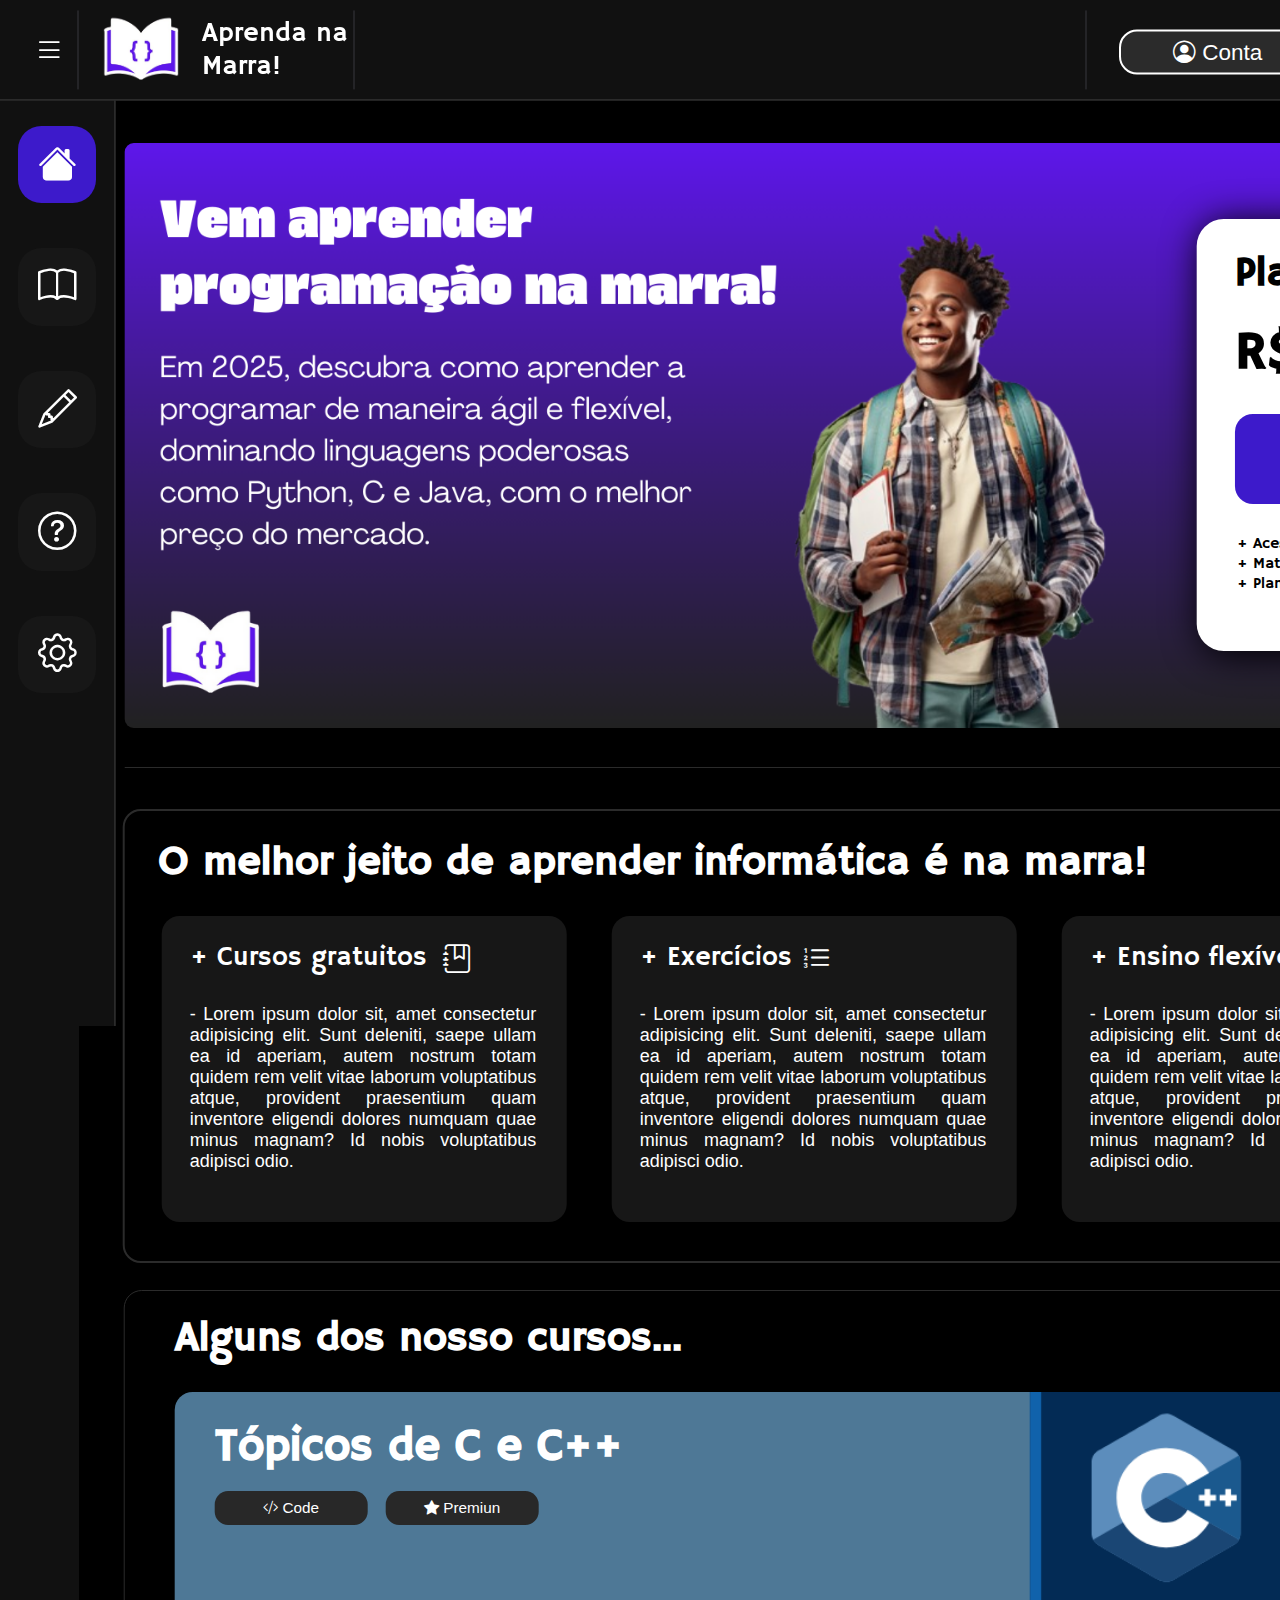
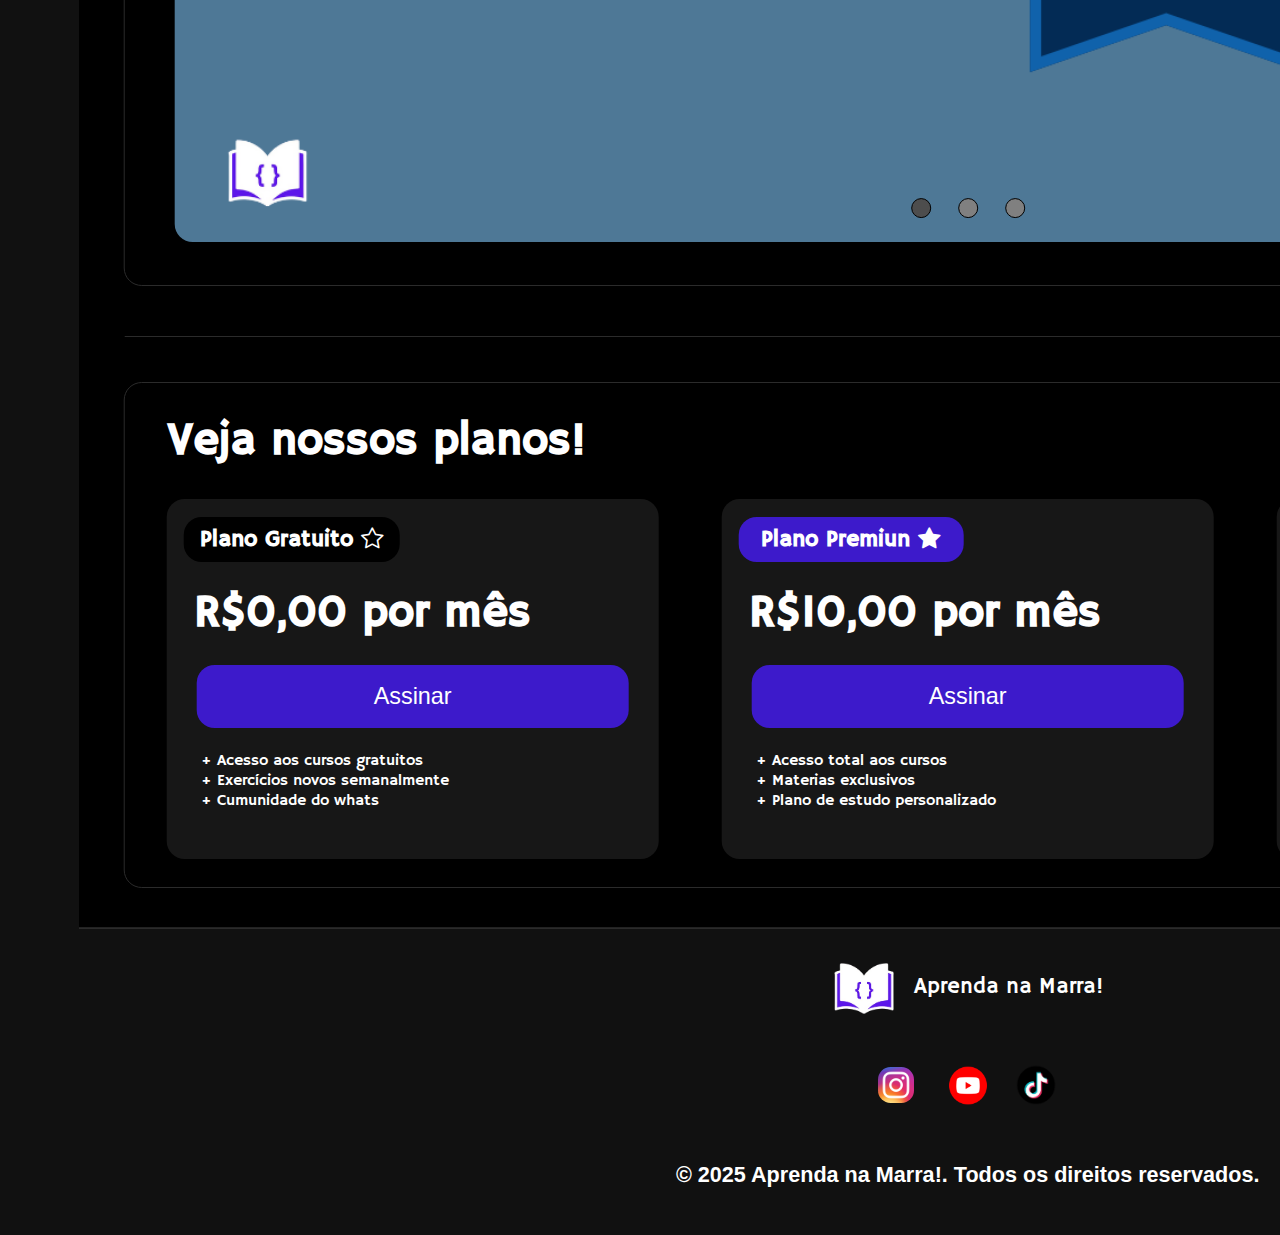
<file: index.html>
<!DOCTYPE html>
<html lang="pt-br">
<head>
    <meta charset="UTF-8">
    <meta name="viewport" content="width=device-width, initial-scale=1.0">
    <title>Aprenda na Marra! - Início</title>
    <link rel="stylesheet" href="style.css">
    <link rel="icon" href="Icon HTML.png">
    <link rel="stylesheet" href="https://cdn.jsdelivr.net/npm/bootstrap-icons@1.10.5/font/bootstrap-icons.css">
</head>
<body  id="BodyInício">
    <div id="MenuHorizontal">
        <div id="DivIconmenu" onclick="ApreFechaMenu()"><i class="bi bi-list" id="IconMenu"></i></div>
        <div id="Linha_1"><hr class="Linhas"></div>
        <a href="#">
            <div id="Logo">
                <img src="Icon HTML.png" alt="Imagem da logo" id="Img_Logo">
                <p id="Texto_da_Logo">Aprenda na Marra!</p>
            </div>
        </a>
        <div id="Linha_2"><hr class="Linhas"></div>
        <div id="Linha_3"><hr class="Linhas"></div>
        <div id="BtnContaDiv">
            <button id="BtnConta"><i class="bi bi-person-circle"></i> Conta</button>
        </div>
    </div>
    <div id="MenuVertical">
        <a href="#"><span class="BtnMenuve AtivoMenVer" title="Início"><i class="bi bi-house-fill IconsMenuver"></i><p class="TXTMenuVer">Início</p></span></a>
        <a href="Cursos.html"><span class="BtnMenuve" title="Cursos"><i class="bi bi-book IconsMenuver"></i><p class="TXTMenuVer">Cursos</p></span></a>
        <a href="Exercícios.html"><span class="BtnMenuve" title="Exercícios"><i class="bi bi-pencil IconsMenuver"></i><p class="TXTMenuVer">Exercícios</p></span></a>
        <a href="Sobre.html"><span class="BtnMenuve" title="Sobre"><i class="bi bi-question-circle IconsMenuver"></i><p class="TXTMenuVer">Sobre</p></span></a>
        <a href="Configurações.html"><span class="BtnMenuve" title="Configurações"><i class="bi bi-gear IconsMenuver"></i><p class="TXTMenuVer">Configurações</p></span></a>
    </div>
    <div id="ConteudoPrinInício"  class="ConteudoPrinJS">
        <div id="BaseImg">
            <div id="ComeçarLogin">
                <h3>Plano Premiun <i class="bi bi-star-fill"></i></h3>
                <h1>R$10,00 por mês</h1>
                <button>Assine agora!</button>
                <p>
                    + Acesso total aos cursos <br>
                    + Materias exclusivos <br>
                    + Plano de estudo personalizado
                </p>
            </div>
        </div>
        <div id="LinhaConPriIN"></div>
        <div id="Ddiv">
            <h2>O melhor jeito de aprender informática é na marra!</h2>
            <div id="Ki">
                <div class="l">
                    <h4>+ Cursos gratuitos <i class="bi bi-journal-bookmark p"></i></h4>
                    <p>- Lorem ipsum dolor sit, amet consectetur adipisicing elit. Sunt deleniti, saepe ullam ea id aperiam, autem nostrum totam quidem rem velit vitae laborum voluptatibus atque, provident praesentium quam inventore eligendi dolores numquam quae minus magnam? Id nobis voluptatibus adipisci odio.</p>
                </div>
                <div class="l">
                    <h4>+ Exercícios <i class="bi bi-list-ol p"></i></h4>
                    <p>- Lorem ipsum dolor sit, amet consectetur adipisicing elit. Sunt deleniti, saepe ullam ea id aperiam, autem nostrum totam quidem rem velit vitae laborum voluptatibus atque, provident praesentium quam inventore eligendi dolores numquam quae minus magnam? Id nobis voluptatibus adipisci odio.</p>
                </div>
                <div class="l">
                    <h4>+ Ensino flexível <i class="bi bi-award p"></i></h4>
                    <p>- Lorem ipsum dolor sit, amet consectetur adipisicing elit. Sunt deleniti, saepe ullam ea id aperiam, autem nostrum totam quidem rem velit vitae laborum voluptatibus atque, provident praesentium quam inventore eligendi dolores numquam quae minus magnam? Id nobis voluptatibus adipisci odio.</p>
                </div>
            </div>
            <img src="RobôIMG.webp" alt="Robô" id="IMh">
        </div>
        <div id="AlgunsCursos">
            <h2>Alguns dos nosso cursos... </h2>
                <div id="ImgCursos">
                    <h3 id="o">Tópicos de C e C++</h3>
                    <div class="CarateristicasDivMenu">
                        <div class="Carateristicas"><p class="TxtCar"><i class="bi bi-code-slash"></i> Code</p></div>
                        <div class="Carateristicas"><p class="TxtCar"><i class="bi bi-star-fill"></i> Premiun</p></div>
                    </div>
                    <div id="Btnsdiv">
                        <div class="btnsd atv"></div>
                        <div class="btnsd"></div>
                        <div class="btnsd"></div>
                    </div>
                </div>
        </div>
        <div id="LinhaConPriIN3"></div>
        <div id="Planos">
            <h2>Veja nossos planos!</h2>
            <div id="MenuDivs">
                <div class="Pnal" id="PlanoGra">
                    <h3>Plano Gratuito <i class="bi bi-star"></i></h3>
                    <div class="Valor">  
                        <h2>R$0,00 por mês</h2>
                    </div>
                    <button class="Asssianr">Assinar</button>
                    <div id="Vantagens">
                        <p>+ Acesso aos cursos gratuitos</p>
                        <p>+ Exercícios novos semanalmente</p>
                        <p>+ Cumunidade do whats</p>
                    </div>
                </div>
                <div class="Pnal" id="PlanPrr">
                    <h3>Plano Premiun <i class="bi bi-star-fill"></i></h3>
                    <div class="Valor">  
                        <h2>R$10,00 por mês</h2>
                    </div>
                    <button class="Asssianr">Assinar</button>
                    <div id="Vantagens">
                        <p>+ Acesso total aos cursos</p>
                        <p>+ Materias exclusivos</p>
                        <p>+ Plano de estudo personalizado</p>
                    </div>
                </div>
                <div class="Pnal" id="PlanPlsi">
                    <h3>Plano Premiun Plus <i class="bi bi-stars"></i></h3>
                    <div class="Valor">  
                        <h2>R$15,00 por mês</h2>
                    </div>
                    <div id="Vantagens">
                        <p>+ Monitor</p>
                        <p>+ Servidor no Discord</p>
                        <p>+ Antencipação de novos materiais</p>
                    </div>
                    <button class="Asssianr">Assinar</button>
                </div>
            </div>
        </div>
    </div>
    <div id="Rodapéf" class="Rodapé">
        <div id="LogoRodapé">
            <img src="Icon HTML.png" alt="Imagem da logo" id="Img_LogoRod">
            <p id="Texto_da_LogoRod">Aprenda na Marra!</p>
        </div>
        <div id="RedesSociais">
            <div class="Icons">
                <a href="https://www.instagram.com" target="_blank" rel="noopener noreferrer">
                    <img src="Logo Insta.webp" alt="Instagram">
                </a>
            </div>
            <div>
                <a href="https://www.youtube.com/@AprendaNaMarraBR" target="_blank" rel="noopener noreferrer">
                    <img src="Logo You.webp" alt="Youtube" id="IconsYou">
                </a>
            </div>
            <div>
                <a href="https://www.tiktok.com/@aprendanamarrainfo" target="_blank" rel="noopener noreferrer">
                    <img src="Logo Tkt.png" alt="Tiktok" id="IconsTkt">
                </a>
            </div>
        </div>
        <div id="TextCop">
            <p>&copy; 2025 Aprenda na Marra!. Todos os direitos reservados.</p>
        </div>
    <script src="script.js"></script>
</body>
</html>
</file>
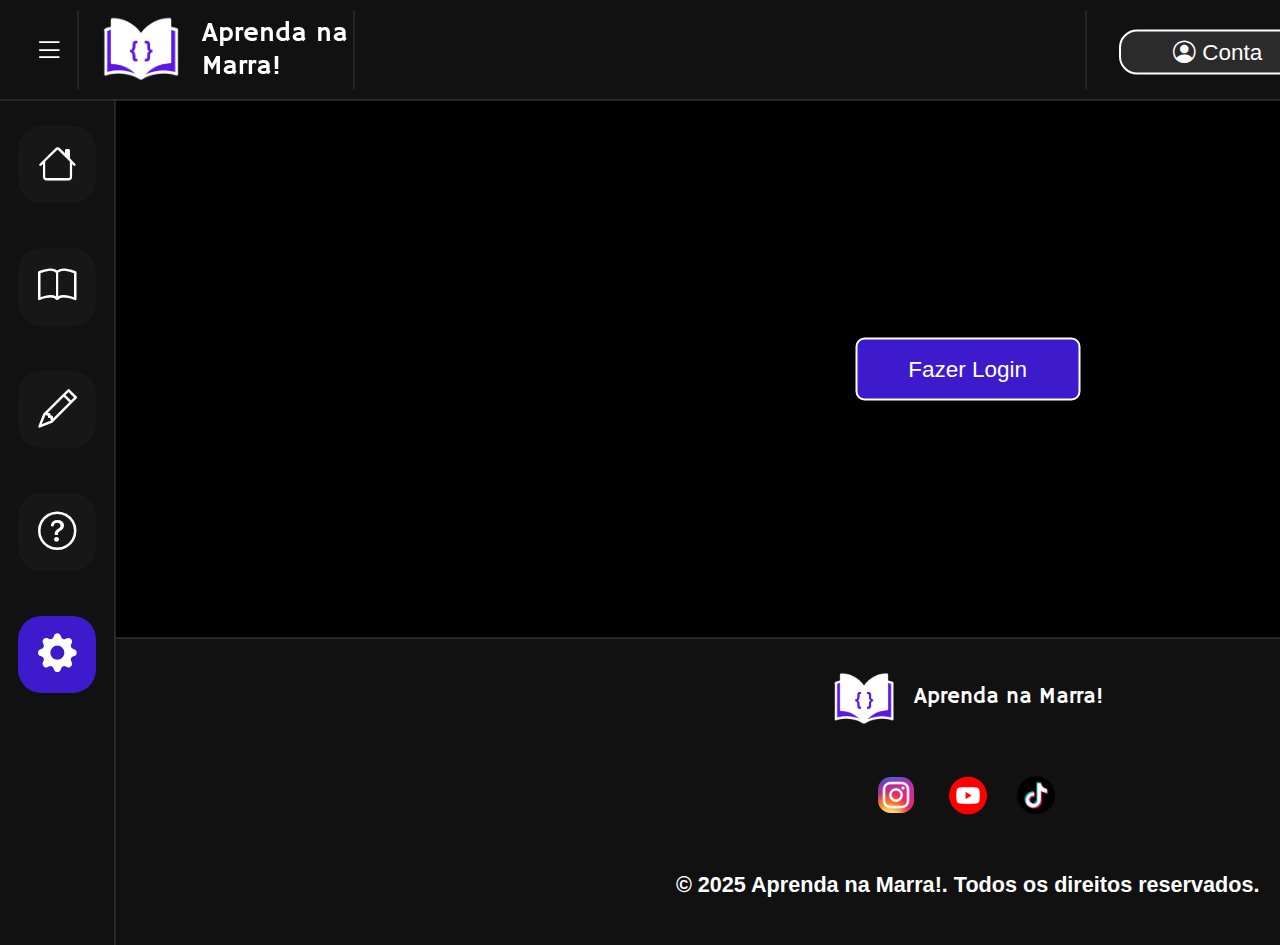
<file: Configurações.html>
<!DOCTYPE html>
<html lang="pt-br">
<head>
    <meta charset="UTF-8">
    <meta name="viewport" content="width=device-width, initial-scale=1.0">
    <title>Aprenda na Marra! - Sobre</title>
    <link rel="stylesheet" href="style.css">
    <link rel="icon" href="Icon HTML.png">
    <link rel="stylesheet" href="https://cdn.jsdelivr.net/npm/bootstrap-icons@1.10.5/font/bootstrap-icons.css">
</head>
<body id="Bodycon">
    <div id="MenuHorizontal">
        <div id="DivIconmenu" onclick="ApreFechaMenu()"><i class="bi bi-list" id="IconMenu"></i></div>
        <div id="Linha_1"><hr class="Linhas"></div>
        <a href="#">
            <div id="Logo">
                <img src="Icon HTML.png" alt="Imagem da logo" id="Img_Logo">
                <p id="Texto_da_Logo">Aprenda na Marra!</p>
            </div>
        </a>
        <div id="Linha_2"><hr class="Linhas"></div>
        <div id="Linha_3"><hr class="Linhas"></div>
        <div id="BtnContaDiv">
            <button id="BtnConta"><i class="bi bi-person-circle"></i> Conta</button>
        </div>
    </div>
    <div id="MenuVertical">
        <a href="index.html"><span class="BtnMenuve" title="Início"><i class="bi bi-house IconsMenuver"></i><p class="TXTMenuVer">Início</p></span></a>
        <a href="Cursos.html"><span class="BtnMenuve" title="Cursos"><i class="bi bi-book IconsMenuver"></i><p class="TXTMenuVer">Cursos</p></span></a>
        <a href="Exercícios.html"><span class="BtnMenuve" title="Exercícios"><i class="bi bi-pencil IconsMenuver"></i><p class="TXTMenuVer">Exercícios</p></span></a>
        <a href="Sobre.html"><span class="BtnMenuve" title="Sobre"><i class="bi bi-question-circle IconsMenuver"></i><p class="TXTMenuVer">Sobre</p></span></a>
        <a href="#"><span class="BtnMenuve AtivoMenVer" title="Configurações"><i class="bi bi-gear-fill IconsMenuver"></i><p class="TXTMenuVer">Configurações</p></span></a>
    </div>
    <div id="ConteudoPrinCon" class="ConteudoPrinJS">
        <button id="t">Fazer Login</button>
    </div>
    <div class="Rodapé" id="Rodapéd">
        <div id="LogoRodapé">
            <img src="Icon HTML.png" alt="Imagem da logo" id="Img_LogoRod">
            <p id="Texto_da_LogoRod">Aprenda na Marra!</p>
        </div>
        <div id="RedesSociais">
            <div class="Icons">
                <a href="https://www.instagram.com" target="_blank" rel="noopener noreferrer">
                    <img src="Logo Insta.webp" alt="Instagram">
                </a>
            </div>
            <div>
                <a href="https://www.youtube.com/@AprendaNaMarraBR" target="_blank" rel="noopener noreferrer">
                    <img src="Logo You.webp" alt="Youtube" id="IconsYou">
                </a>
            </div>
            <div>
                <a href="https://www.tiktok.com/@aprendanamarrainfo" target="_blank" rel="noopener noreferrer">
                    <img src="Logo Tkt.png" alt="Tiktok" id="IconsTkt">
                </a>
            </div>
        </div>
        <div id="TextCop">
            <p>&copy; 2025 Aprenda na Marra!. Todos os direitos reservados.</p>
        </div>
    </div>
    <script src="script.js"></script>
</body>
</html>
</file>
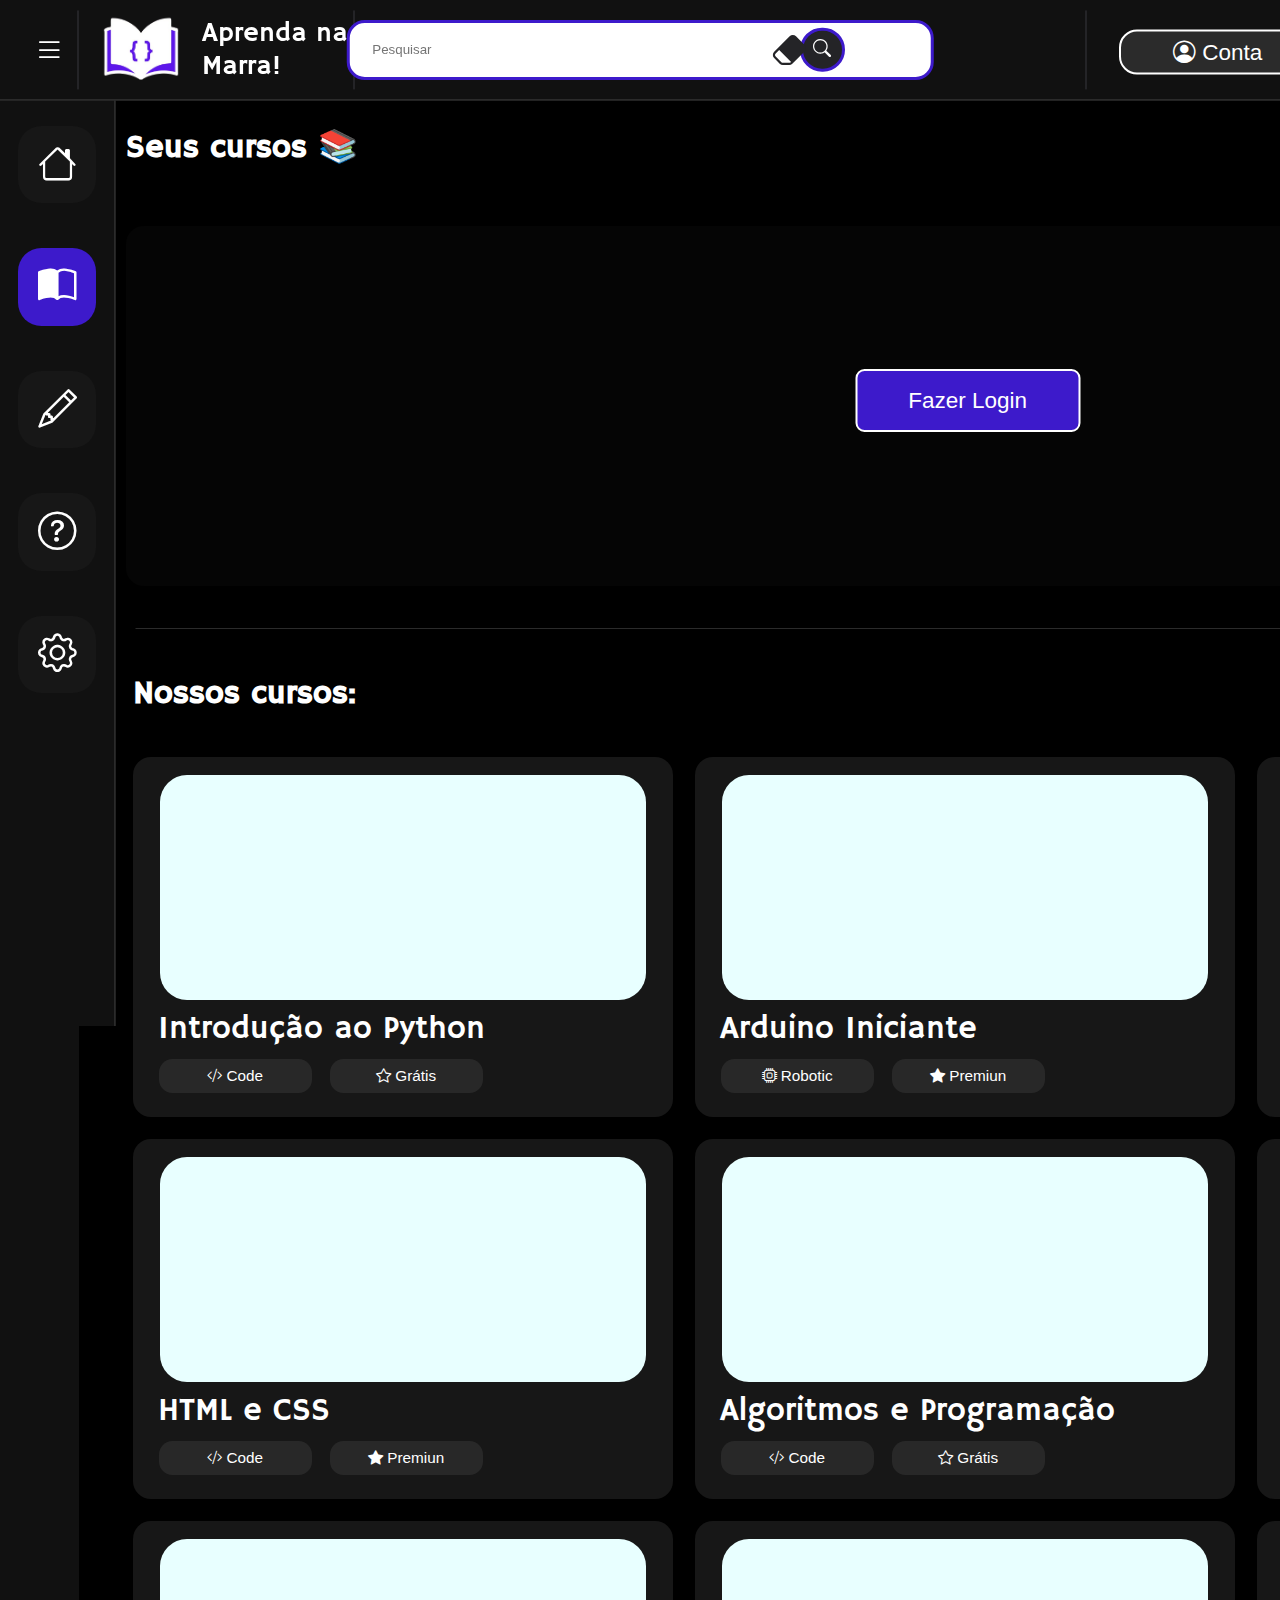
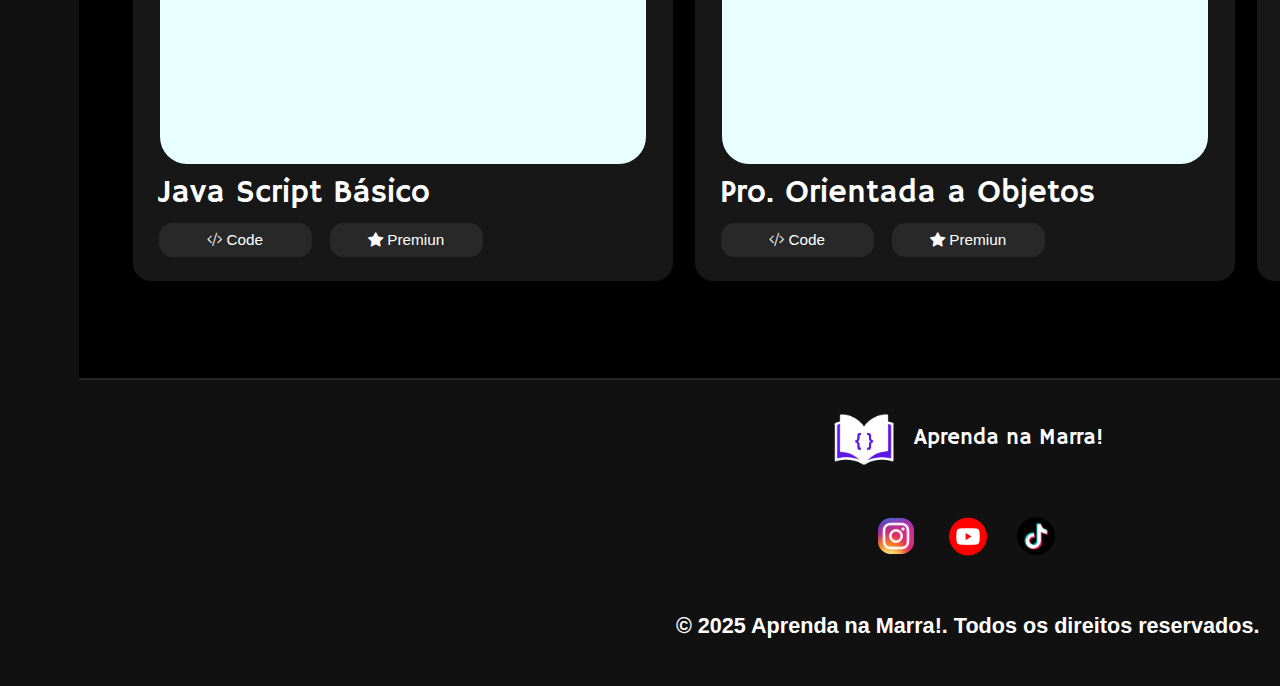
<file: Cursos.html>
<!DOCTYPE html>
<html lang="pt-br">
<head>
    <meta charset="UTF-8">
    <meta name="viewport" content="width=device-width, initial-scale=1.0">
    <title>Aprenda na Marra! - Cursos</title>
    <link rel="stylesheet" href="style.css">
    <link rel="icon" href="Icon HTML.png">
    <link rel="stylesheet" href="https://cdn.jsdelivr.net/npm/bootstrap-icons@1.10.5/font/bootstrap-icons.css">
</head>
<body id="BodyCursos">
    <div id="MenuHorizontal">
        <div id="DivIconmenu" onclick="ApreFechaMenu()"><i class="bi bi-list" id="IconMenu"></i></div>
        <div id="Linha_1"><hr class="Linhas"></div>
        <a href="#">
            <div id="Logo">
                <img src="Icon HTML.png" alt="Imagem da logo" id="Img_Logo">
                <p id="Texto_da_Logo">Aprenda na Marra!</p>
            </div>
        </a>
        <div id="Linha_2"><hr class="Linhas"></div>
        <div id="BarradePesquisa">
            <input type="text" placeholder="Pesquisar" id="InputPes">
            <div id="IconedePesquisaDiv"><i class="bi bi-search" id="IconedePesquia"></i></div>
            <div id="IconedeApagarPesquisaDiv"><i class="bi bi-eraser-fill" id="IconedeApagarPesquisa" title="Apagar texto" onclick="ApagarTextoPes()"></i></div>     
        </div>
        <div id="Linha_3"><hr class="Linhas"></div>
        <div id="BtnContaDiv">
            <button id="BtnConta"><i class="bi bi-person-circle"></i> Conta</button>
        </div>
    </div>
    <div id="MenuVertical">
        <a href="index.html"><span class="BtnMenuve" title="Início"><i class="bi bi-house IconsMenuver"></i><p class="TXTMenuVer">Início</p></span></a>
        <a href="#"><span class="BtnMenuve AtivoMenVer" title="Cursos"><i class="bi bi-book-half IconsMenuver"></i><p class="TXTMenuVer">Cursos</p></span></a>
        <a href="Exercícios.html"><span class="BtnMenuve" title="Exercícios"><i class="bi bi-pencil IconsMenuver"></i><p class="TXTMenuVer">Exercícios</p></span></a>
        <a href="Sobre.html"><span class="BtnMenuve" title="Sobre"><i class="bi bi-question-circle IconsMenuver"></i><p class="TXTMenuVer">Sobre</p></span></a>
        <a href="Configurações.html"><span class="BtnMenuve" title="Configurações"><i class="bi bi-gear IconsMenuver"></i><p class="TXTMenuVer">Configurações</p></span></a>
    </div>
    <div id="ConteudoPrinCur" class="ConteudoPrinJS">
        <button id="FazerLogin">Fazer Login</button>
        <div id="ContinueVendoDiv">
            <h1 id="TextoContinueVendo">Seus cursos 📚</h1>
            <div class="Pre" id="ContinueVendo"></div>
        </div>
        <div id="LinhaHor"></div>
        <div id="TodosCursos">
            <h1 id="TodosCursosText">Nossos cursos:</h1>
            <div id="OrgCursos">
                <div class="ApresentaçãodoCurso  Geral">
                    <div class="ImgIMP"></div>
                    <p class="TxtApresentaçãoCurso">Introdução ao Python</p>
                    <div class="CarateristicasDiv">
                        <div class="Carateristicas"><p class="TxtCar"><i class="bi bi-code-slash"></i> Code</p></div>
                        <div class="Carateristicas"><p class="TxtCar"><i class="bi bi-star"></i> Grátis</p></div>
                    </div>
                </div>
                <div class="ApresentaçãodoCurso Geral">
                    <div class="ImgIMP"></div>
                    <p class="TxtApresentaçãoCurso">Arduino Iniciante</p>
                    <div class="CarateristicasDiv">
                        <div class="Carateristicas"><p class="TxtCar"><i class="bi bi-cpu"></i> Robotic</p></div>
                        <div class="Carateristicas"><p class="TxtCar"><i class="bi bi-star-fill"></i> Premiun</p></div>
                    </div>
                </div>
                <div class="ApresentaçãodoCurso Geral">
                    <div class="ImgIMP"></div>
                    <p class="TxtApresentaçãoCurso">Liguagem Java</p>
                    <div class="CarateristicasDiv">
                        <div class="Carateristicas"><p class="TxtCar"><i class="bi bi-code-slash"></i> Code</p></div>
                        <div class="Carateristicas"><p class="TxtCar"><i class="bi bi-star-fill"></i> Premiun</p></div>
                    </div>
                </div>
                <div class="ApresentaçãodoCurso Geral">
                    <div class="ImgIMP"></div>
                    <p class="TxtApresentaçãoCurso">HTML e CSS</p>
                    <div class="CarateristicasDiv">
                        <div class="Carateristicas"><p class="TxtCar"><i class="bi bi-code-slash"></i> Code</p></div>
                        <div class="Carateristicas"><p class="TxtCar"><i class="bi bi-star-fill"></i> Premiun</p></div>
                    </div>
                </div>
                <div class="ApresentaçãodoCurso Geral">
                    <div class="ImgIMP"></div>
                    <p class="TxtApresentaçãoCurso Geral">Algoritmos e Programação</p>
                    <div class="CarateristicasDiv">
                        <div class="Carateristicas"><p class="TxtCar"><i class="bi bi-code-slash"></i> Code</p></div>
                        <div class="Carateristicas"><p class="TxtCar"><i class="bi bi-star"></i> Grátis</p></div>
                    </div>
                </div>
                <div class="ApresentaçãodoCurso Geral">
                    <div class="ImgIMP"></div>
                    <p class="TxtApresentaçãoCurso">SQL Avançado</p>
                    <div class="CarateristicasDiv">
                        <div class="Carateristicas"><p class="TxtCar"><i class="bi bi-code-slash"></i> Code</p></div>
                        <div class="Carateristicas"><p class="TxtCar"><i class="bi bi-star-fill"></i> Premiun</p></div>
                    </div>
                </div>
                <div class="ApresentaçãodoCurso Geral">
                    <div class="ImgIMP"></div>
                    <p class="TxtApresentaçãoCurso">Java Script Básico</p>
                    <div class="CarateristicasDiv">
                        <div class="Carateristicas"><p class="TxtCar"><i class="bi bi-code-slash"></i> Code</p></div>
                        <div class="Carateristicas"><p class="TxtCar"><i class="bi bi-star-fill"></i> Premiun</p></div>
                    </div>
                </div>
                <div class="ApresentaçãodoCurso Geral">
                    <div class="ImgIMP"></div>
                    <p class="TxtApresentaçãoCurso">Pro. Orientada a Objetos</p>
                    <div class="CarateristicasDiv">
                        <div class="Carateristicas"><p class="TxtCar"><i class="bi bi-code-slash"></i> Code</p></div>
                        <div class="Carateristicas"><p class="TxtCar"><i class="bi bi-star-fill"></i> Premiun</p></div>
                    </div>
                </div>
                <div class="ApresentaçãodoCurso Geral">
                    <div class="ImgIMP"></div>
                <p class="TxtApresentaçãoCurso">Tópicos de C e C++</p>
                <div class="CarateristicasDiv">
                    <div class="Carateristicas"><p class="TxtCar"><i class="bi bi-code-slash"></i> Code</p></div>
                    <div class="Carateristicas"><p class="TxtCar"><i class="bi bi-star-fill"></i> Premiun</p></div>
                </div>
            </div>
            </div>
        </div>
    </div>
    <div id="Rodapét" class="Rodapé">
        <div id="LogoRodapé">
            <img src="Icon HTML.png" alt="Imagem da logo" id="Img_LogoRod">
            <p id="Texto_da_LogoRod">Aprenda na Marra!</p>
        </div>
        <div id="RedesSociais">
            <div class="Icons">
                <a href="https://www.instagram.com" target="_blank" rel="noopener noreferrer">
                    <img src="Logo Insta.webp" alt="Instagram">
                </a>
            </div>
            <div>
                <a href="https://www.youtube.com/@AprendaNaMarraBR" target="_blank" rel="noopener noreferrer">
                    <img src="Logo You.webp" alt="Youtube" id="IconsYou">
                </a>
            </div>
            <div>
                <a href="https://www.tiktok.com/@aprendanamarrainfo" target="_blank" rel="noopener noreferrer">
                    <img src="Logo Tkt.png" alt="Tiktok" id="IconsTkt">
                </a>
            </div>
        </div>
        <div id="TextCop">
            <p>&copy; 2025 Aprenda na Marra!. Todos os direitos reservados.</p>
        </div>
    </div>
    <script src="script.js"></script>
</body>
</html>
</file>
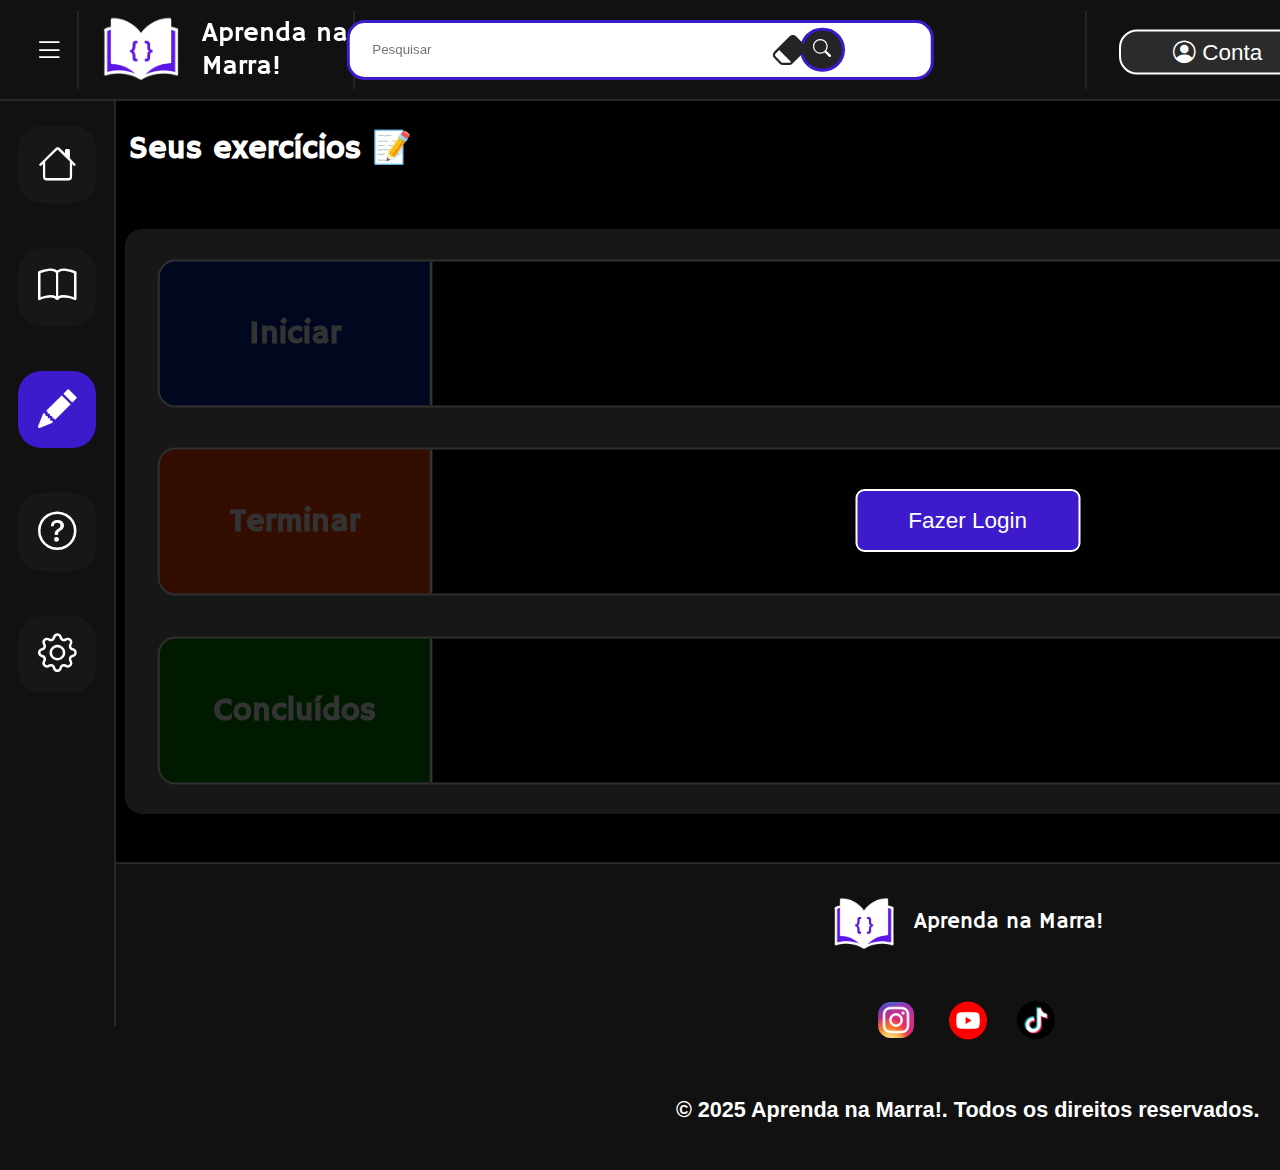
<file: Exercícios.html>
<!DOCTYPE html>
<html lang="pt-br">
<head>
    <meta charset="UTF-8">
    <meta name="viewport" content="width=device-width, initial-scale=1.0">
    <title>Aprenda na Marra! - Exercícios</title>
    <link rel="stylesheet" href="style.css">
    <link rel="icon" href="Icon HTML.png">
    <link rel="stylesheet" href="https://cdn.jsdelivr.net/npm/bootstrap-icons@1.10.5/font/bootstrap-icons.css">
</head>
<body id="BodyExet">
    <div id="MenuHorizontal">
        <div id="DivIconmenu" onclick="ApreFechaMenu()"><i class="bi bi-list" id="IconMenu"></i></div>
        <div id="Linha_1"><hr class="Linhas"></div>
        <a href="#">
            <div id="Logo">
                <img src="Icon HTML.png" alt="Imagem da logo" id="Img_Logo">
                <p id="Texto_da_Logo">Aprenda na Marra!</p>
            </div>
        </a>
        <div id="Linha_2"><hr class="Linhas"></div>
        <div id="BarradePesquisa">
            <input type="text" placeholder="Pesquisar" id="InputPes">
            <div id="IconedePesquisaDiv"><i class="bi bi-search" id="IconedePesquia"></i></div>
            <div id="IconedeApagarPesquisaDiv"><i class="bi bi-eraser-fill" id="IconedeApagarPesquisa" title="Apagar texto" onclick="ApagarTextoPes()"></i></div>     
        </div>
        <div id="Linha_3"><hr class="Linhas"></div>
        <div id="BtnContaDiv">
            <button id="BtnConta"><i class="bi bi-person-circle"></i> Conta</button>
        </div>
    </div>
    <div id="MenuVertical">
        <a href="index.html"><span class="BtnMenuve" title="Início"><i class="bi bi-house IconsMenuver"></i><p class="TXTMenuVer">Início</p></span></a>
        <a href="Cursos.html"><span class="BtnMenuve" title="Cursos"><i class="bi bi-book IconsMenuver"></i><p class="TXTMenuVer">Cursos</p></span></a>
        <a href="#"><span class="BtnMenuve AtivoMenVer" title="Exercícios"><i class="bi bi-pencil-fill IconsMenuver"></i><p class="TXTMenuVer">Exercícios</p></span></a>
        <a href="Sobre.html"><span class="BtnMenuve" title="Sobre"><i class="bi bi-question-circle IconsMenuver"></i><p class="TXTMenuVer">Sobre</p></span></a>
        <a href="Configurações.html"><span class="BtnMenuve" title="Configurações"><i class="bi bi-gear IconsMenuver"></i><p class="TXTMenuVer">Configurações</p></span></a>
    </div>
    <div id="ConteudoPrinExer" class="ConteudoPrinJS">
        <button id="FazerLogin_Exe">Fazer Login</button>
        <h1 id="Tys">Seus exercícios 📝</h1>
        <div id="SeusEXe">
            <div id="SituaçãoAtvDiv">
                <div class="AtvCont"><div class="SituaçãoAtv" style="background-color: rgb(0, 36, 154);"><h3>Iniciar</h3></div><div class="AtiDiv"></div></div>
                <div class="AtvCont"><div class="SituaçãoAtv" style="background-color: orangered;"><h3>Terminar</h3></div><div class="AtiDiv"></div></div>
                <div class="AtvCont"><div class="SituaçãoAtv" style="background-color: green;"><h3>Concluídos</h3></div><div class="AtiDiv"></div></div>
            </div>
        </div>
    </div>
    <div class="Rodapé" id="Rodapék">
        <div id="LogoRodapé">
            <img src="Icon HTML.png" alt="Imagem da logo" id="Img_LogoRod">
            <p id="Texto_da_LogoRod">Aprenda na Marra!</p>
        </div>
        <div id="RedesSociais">
            <div class="Icons">
                <a href="https://www.instagram.com" target="_blank" rel="noopener noreferrer">
                    <img src="Logo Insta.webp" alt="Instagram">
                </a>
            </div>
            <div>
                <a href="https://www.youtube.com/@AprendaNaMarraBR" target="_blank" rel="noopener noreferrer">
                    <img src="Logo You.webp" alt="Youtube" id="IconsYou">
                </a>
            </div>
            <div>
                <a href="https://www.tiktok.com/@aprendanamarrainfo" target="_blank" rel="noopener noreferrer">
                    <img src="Logo Tkt.png" alt="Tiktok" id="IconsTkt">
                </a>
            </div>
        </div>
        <div id="TextCop">
            <p>&copy; 2025 Aprenda na Marra!. Todos os direitos reservados.</p>
        </div>
    </div>
    <script src="script.js"></script>
</body>
</html>
</file>
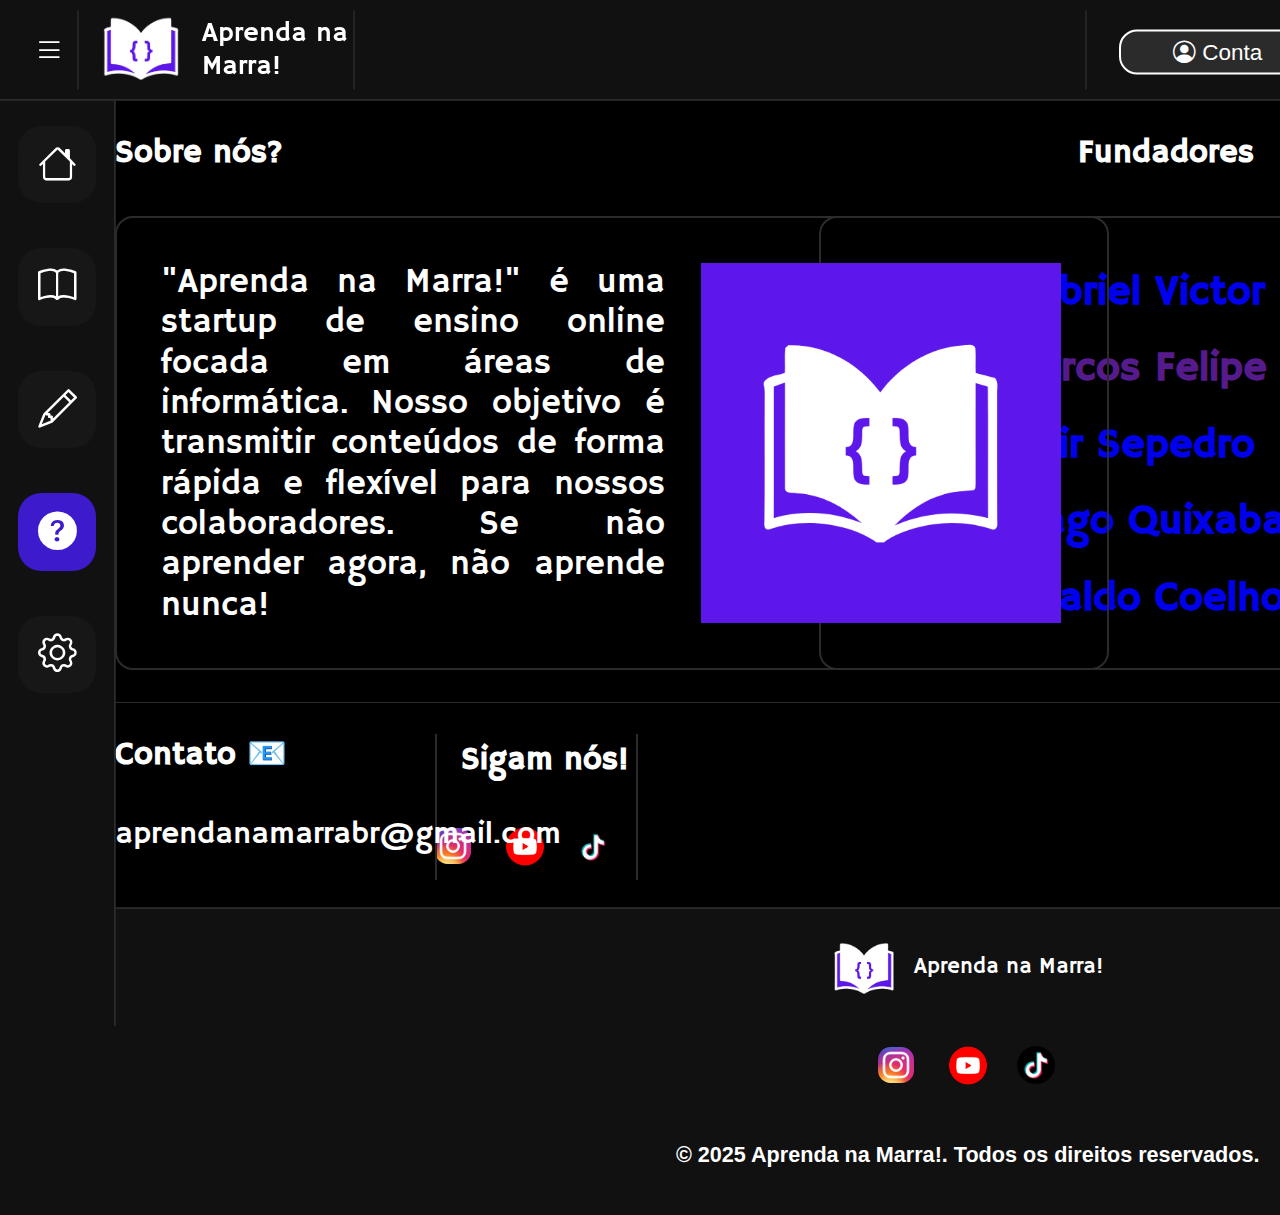
<file: Sobre.html>
<!DOCTYPE html>
<html lang="pt-br">
<head>
    <meta charset="UTF-8">
    <meta name="viewport" content="width=device-width, initial-scale=1.0">
    <title>Aprenda na Marra! - Sobre</title>
    <link rel="stylesheet" href="style.css">
    <link rel="icon" href="Icon HTML.png">
    <link rel="stylesheet" href="https://cdn.jsdelivr.net/npm/bootstrap-icons@1.10.5/font/bootstrap-icons.css">
</head>
<body id="BodySore">
    <div id="RedesSociaisdfw">
        <div class="Icons">
            <a href="https://www.instagram.com" target="_blank" rel="noopener noreferrer">
                <img src="Logo Insta.webp" alt="Instagram">
            </a>
        </div>
        <div>
            <a href="https://www.youtube.com/@AprendaNaMarraBR" target="_blank" rel="noopener noreferrer">
                <img src="Logo You.webp" alt="Youtube" id="IconsYou">
            </a>
        </div>
        <div>
            <a href="https://www.tiktok.com/@aprendanamarrainfo" target="_blank" rel="noopener noreferrer">
                <img src="Logo Tkt.png" alt="Tiktok" id="IconsTkt">
            </a>
        </div>
    </div>
    <hr id="Linhaf">
    <hr id="Linhaç">
    <div id="Linahsobr"></div>
    <h1 id="Titulod">Sobre nós?</h1>
    <h1 id="Autistas">Fundadores</h1>
    <h1 id="Cont">Contato 📧</h1>
    <h1 id="SSig">Sigam nós!</h1>
    <p id="email">aprendanamarrabr@gmail.com</p>
    <div id="Autista">
        <a href="https://instagram.com/gabrielv13_/"><h2 id="Vereador">Gabriel Victor</h2></a>
        <a href=""><h2 id="Autista1">Marcos Felipe</h2></a>
        <a href="https://www.instagram.com/abeulinha1/"><h2 id="Homo">Jair Sepedro</h2></a>
        <a href="https://www.instagram.com/thiago_quixaba78/"><h2 id="Autistta2">Thiago Quixaba</h2></a>
        <a href="https://www.instagram.com/ronaldorodrigues6619/"><h2 id="Cr7">Ronaldo Coelho</h2></a>
    </div>
    <div id="SObren"><div id="txt"><p>"Aprenda na Marra!" é uma startup de ensino online focada em áreas de informática.
        Nosso objetivo é transmitir conteúdos de forma rápida e flexível para nossos colaboradores.
        Se não aprender agora, não aprende nunca!</p></div><img src="logo oficial.png" alt="Logo Oficial" id="ImgLogoOi"></div>
    <div id="MenuHorizontal">
        <div id="DivIconmenu" onclick="ApreFechaMenu()"><i class="bi bi-list" id="IconMenu"></i></div>
        <div id="Linha_1"><hr class="Linhas"></div>
        <a href="#">
            <div id="Logo">
                <img src="Icon HTML.png" alt="Imagem da logo" id="Img_Logo">
                <p id="Texto_da_Logo">Aprenda na Marra!</p>
            </div>
        </a>
        <div id="Linha_2"><hr class="Linhas"></div>
        <div id="Linha_3"><hr class="Linhas"></div>
        <div id="BtnContaDiv">
            <button id="BtnConta"><i class="bi bi-person-circle"></i> Conta</button>
        </div>
    </div>
    <div id="MenuVertical">
        <a href="index.html"><span class="BtnMenuve" title="Início"><i class="bi bi-house IconsMenuver"></i><p class="TXTMenuVer">Início</p></span></a>
        <a href="Cursos.html"><span class="BtnMenuve" title="Cursos"><i class="bi bi-book IconsMenuver"></i><p class="TXTMenuVer">Cursos</p></span></a>
        <a href="Exercícios.html"><span class="BtnMenuve" title="Exercícios"><i class="bi bi-pencil IconsMenuver"></i><p class="TXTMenuVer">Exercícios</p></span></a>
        <a href="#"><span class="BtnMenuve AtivoMenVer" title="Sobre"><i class="bi bi-question-circle-fill IconsMenuver"></i><p class="TXTMenuVer">Sobre</p></span></a>
        <a href="Configurações.html"><span class="BtnMenuve" title="Configurações"><i class="bi bi-gear IconsMenuver"></i><p class="TXTMenuVer">Configurações</p></span></a>
    </div>
    <div id="ConteudoPrinSObre"  class="ConteudoPrinJS">
        
    </div>
    <div class="Rodapé" id="Rodapép">
        <div id="LogoRodapé">
            <img src="Icon HTML.png" alt="Imagem da logo" id="Img_LogoRod">
            <p id="Texto_da_LogoRod">Aprenda na Marra!</p>
        </div>
        <div id="RedesSociais">
            <div class="Icons">
                <a href="https://www.instagram.com" target="_blank" rel="noopener noreferrer">
                    <img src="Logo Insta.webp" alt="Instagram">
                </a>
            </div>
            <div>
                <a href="https://www.youtube.com/@AprendaNaMarraBR" target="_blank" rel="noopener noreferrer">
                    <img src="Logo You.webp" alt="Youtube" id="IconsYou">
                </a>
            </div>
            <div>
                <a href="https://www.tiktok.com/@aprendanamarrainfo" target="_blank" rel="noopener noreferrer">
                    <img src="Logo Tkt.png" alt="Tiktok" id="IconsTkt">
                </a>
            </div>
        </div>
        <div id="TextCop">
            <p>&copy; 2025 Aprenda na Marra!. Todos os direitos reservados.</p>
        </div>
    </div>
    <script src="script.js"></script>
</body>
</html>
</file>
<file: style.css>
/* ------ Elementos gerais ------*/
/*-------------------------------*/

/* ------ Body ------ */

body{
    background-color: rgb(17, 17, 17);
    font-family: 'HammersmithOne';
    user-select: none;
    -webkit-user-select: none; 
    -ms-user-select: none;
}

*{
    margin: 0;
    padding: 0;
}

@font-face {
    font-family: 'HammersmithOne';
    src: url('HammersmithOne-Regular.ttf') format('truetype');
    font-weight: normal;
}

/* ------ Menu Horizontal ------ */

#MenuHorizontal{
    width: 100%;
    height: 11vh;
    background-color: rgb(17, 17, 17);
    box-shadow:  0 0.2vh rgb(43, 43, 43);
    position: sticky;
    top: 0;
    z-index: 4;
}

#Logo{
    display: flex;
    flex-direction: row;
    background-color: transparent;
    width: 37vh;
    height: 8vh;
    position: absolute;
    top: 50%;
    left: 8%;
    transform: translate(0,-50%);
}

#Img_Logo{
    height: 7.4vh;
    -webkit-user-drag: none;
}

#Texto_da_Logo{
    color: white;
    font-size: 3vh;
    position: absolute;
    top: 50%;
    left: 30%;
    transform: translate(0,-50%);
}

.Linhas{
    height: 8.8vh;
    width: 0.2vh;
    background-color: rgb(36, 36, 39);
    border: 0;
}

#Linha_1{
    position: absolute;
    left: 6%;
    top: 50%;
    transform: translate(0,-50%);
}

#DivIconmenu{
    width: 7.5vh;
    height: 7.5vh;
    background-color: transparent;
    position: absolute;
    left: 1.2%;
    top: 50%;
    transform: translate(0,-50%);
    border-radius: 30px;
    transition: 0.35 ease-out;
}

#DivIconmenu:hover{
    background-color: rgb(43, 43, 43);
}

#IconMenu{
    font-size: 30px;
    color: white;
    position: absolute;
    left: 50%;
    top: 55%;
    transform: translate(-50%,-50%);
}

#Linha_2{
    position: absolute;
    left: 27.6%;
    top: 50%;
    transform: translate(0,-50%);
}

#InputPes{
    position: absolute;
    left: 50%;
    top: 50%;
    transform: translate(-50%,-50%);
    height: 3vh;
    width: 50vh;
    padding: 1.5vh;
    border-radius: 2vh;
    border: 0.36vh solid rgb(61, 26, 203);
    padding-left: 2.5vh;
    background-color:white;
    color: rgb(61, 26, 203);
    padding-right: 12vh;
}

#IconedePesquisaDiv{
    background-color: rgb(36, 36, 39);
    width: 4.3vh;
    height: 4.3vh;
    border-radius: 3vh;
    color: white;
    border: 0.4vh solid rgb(61, 26, 203);
    cursor: pointer;
}

#BarradePesquisa{
    display: flex;
    flex-direction: row;
}

#IconedePesquia{
    font-size: 2vh;
    position: absolute;
    left: 50%;
    top: 50%;
    transform: translate(-50%,-50%);
}

#IconedePesquisaDiv{
    position: absolute;
    left: 62.5%;
    top: 50%;
    transform: translate(0,-50%);
}

#IconedeApagarPesquisaDiv{
    position: absolute;
    left: 60.2%;
    top: 53%;
    transform: translate(0,-50%);
}

#IconedeApagarPesquisa{
    color: rgb(36, 36, 39);
    font-size: 4vh;
    cursor: pointer;
}

#BtnContaDiv{
    position: absolute;
    left: 87.4%;
    top: 53%;
    transform: translate(0,-50%);
}

#BtnConta{
    width: 22vh;
    height: 5vh;
    font-size: 2.5vh;
    background-color:  rgb(43, 43, 43);
    color: white;
    border: white 0.3vh solid;
    border-radius: 2vh;
    cursor: pointer;
    transition: 0.2s ease;
}

#BtnConta:hover{
    background-color:rgb(61, 26, 203);
}

#Linha_3{
    position: absolute;
    left: 84.8%;
    top: 50%;
    transform: translate(0,-50%);
}

/* ------ Menu Vertical ------ */

#MenuVertical{
    position: fixed;
    width: 12.7vh;
    height: 100%;
    background-color: rgb(17, 17, 17);
    z-index: 2;
    box-shadow: 0.2vh 0 rgb(43, 43, 43);
    display: flex;
    flex-direction: column;
    align-items: center;
    gap: 5vh;
    padding-top: 3vh;
    transition: width 0.3s linear;
}

.TXTMenuVer{
    display: none;
    font-size: 3vh;
    color: white;
    padding-left: 3vh;
    padding-top: 0.4vh;
}

.BtnMenuve{
    width: 8.6vh;
    height: 8.6vh;
    background-color: rgb(23, 23, 23);
    text-align: center;
    border-radius: 2.6vh;
    cursor: pointer;
    display: flex;
    flex-direction: column;
    transition: all 0.3s ease;
} 

#MenuVertical a{
    text-decoration: none;
}

.IconsMenuver{
    color: white;
    font-size: 4.3vh;
    padding-top: 1.9vh;
}

.AtivoMenVer{
    background-color: rgb(61, 26, 203);
}

/* ------ Rodapé ------ */

.Rodapé{
    width: 197.4vh;
    height: 34vh;
    background-color: transparent;
    box-shadow:  0 -0.2vh rgb(43, 43, 43);
}

#LogoRodapé{
    display: flex;
    flex-direction: row;
    background-color: transparent;
    width: 30vh;
    height: 6vh;
    position: absolute;
    top: 10%;
    left:50%;
    transform: translate(-50%);
}

#Img_LogoRod{
    -webkit-user-drag: none;
}

#RedesSociais{
    display: flex;
    flex-direction: row;
    position: absolute;
    left: 50%;
    top: 45%;
    transform: translate(-50%);
    background-color: transparent;
    width: 20vh;
}

.Icons img{
    width: 4vh;
    height: 4vh;
    border-radius: 1.4vh;
    cursor: pointer;
}

#IconsYou{
    width: 7vh;
    height: 7vh;
    border-radius: 0;
    position: absolute;
    left: 50%;
    transform: translate(-50%);
    top: -30%;
    cursor: pointer;
}

#Texto_da_LogoRod{
    color: white;
    font-size: 2.4vh;
    position: absolute;
    top: 50%;
    left: 30%;
    transform: translate(0,-50%);
}

#TxtRodapé{
    color: white;
    font-family: Arial, Helvetica, sans-serif;
    background-color: transparent;
    text-align: justify;
    width: 50vh;
    height: 12Vh;
    font-size: 2.2vh;
    position: absolute;
    top: 37%;
    left: 11%;
}

#TextCop{
    color: white;
    font-family: Arial, Helvetica, sans-serif;
    background-color: transparent;
    position: absolute;
    top: 76%;
    left: 50%;
    transform: translate(-50%);
    font-size: 2.4vh;
    font-weight: bold;
}

.LinhaRod{
    height: 31vh;
    width: 0.2vh;
    background-color: rgb(36, 36, 39);
    border: 0;
}

#LinhaRod_1{
    position: absolute;
    left: 8%;
    top: 53%;
    transform: translate(0,-50%);
}

#Links{
    position: absolute;
    top: 16%;
    left: 56%;
    transform: translate(-50%);
    background-color: transparent;
    color: white;
    width: 40vh;
    height: 30vh;
    text-align: left;
    font-family: Arial, Helvetica, sans-serif;
}

#Links h1{
    color: white;
    padding-bottom: 3vh;
    font-size: 3vh;
}

#Links ul{
    list-style-type: none;
}

#Links li{
    padding-bottom: 1vh;
}

#Links a{
    padding-left: 1vh;
}

#LinhaRod_2{
    position: absolute;
    left: 40%;
    top: 53%;
    transform: translate(0,-50%);
}

#ContatoRedesSociais{
    position: absolute;
    left: 67%;
    top: 16%;
    font-family: Arial, Helvetica, sans-serif;
    color: white;
}

#ContatoRedesSociais h3{
    font-size: 3vh;
    padding-bottom: 2vh;
}

#ContatoRedesSociais p{
    padding-bottom: 2vh;
    font-size: 2.1vh;
    user-select:text;
    -webkit-user-select: text; 
    -ms-user-select: text;
}

#LinhaRod_3{
    position: absolute;
    left: 60.5%;
    top: 53%;
    transform: translate(0,-50%);
}

#LinhaRod_4{
    position: absolute;
    left: 92%;
    top: 53%;
    transform: translate(0,-50%);
}

#LinhaRod_5{
    position: absolute;
    left: 4%;
    top: 53%;
    transform: translate(0,-50%);
}

#LinhaRod_6{
    position: absolute;
    left: 96%;
    top: 53%;
    transform: translate(0,-50%);
}

/* ------ Cursos ------*/
/*---------------------*/

/* ------ Body ------ */

#BodyCursos{
    background-color: rgb(17, 17, 17);
    height: 240vh;
    font-family: 'HammersmithOne';
    user-select: none;
    -webkit-user-select: none; 
    -ms-user-select: none;
}

/* ------ Conteúdo principal ------ */

#ContinueVendoDiv{
    width: 70vh;
    height: 50vh;
    background-color: transparent;
    position: absolute;
    top: 1.3%;
    left: 2.6%;
    color: white;
    display: flex;
    flex-direction: column;
}

.ApresentaçãodoCurso{
    width: 60vh;
    height: 40vh;
    background-color: rgb(23, 23, 23); 
    border-radius: 2vh;
    position: relative;
    display: flex;
    flex-direction: column;
    cursor: pointer;
    transition: 0.2s;
}

.Geral:hover{
    background-color: rgb(61, 26, 203); 
    transition: 0.2s;
}

#FazerLogin {
    position: absolute;
    top: 12.5%;
    left: 50%;
    transform: translate(-50%);
    width: 25vh;
    height: 7vh;
    font-size: 2.5vh;
    background-color: rgb(61, 26, 203);
    color: white;
    border: white 0.3vh solid;
    border-radius: 1vh;
    cursor: pointer;
    transition: 0.2s ease;
    filter: none;
    z-index: 2;
}

#FazerLogin_Exe{
    position: absolute;
    top: 51%;
    left: 50%;
    transform: translate(-50%);
    width: 25vh;
    height: 7vh;
    font-size: 2.5vh;
    background-color: rgb(61, 26, 203);
    color: white;
    border: white 0.3vh solid;
    border-radius: 1vh;
    cursor: pointer;
    transition: 0.2s ease;
    filter: none;
    z-index: 2;
}

#ContinueVendo{
    position: absolute;
    top: 22%;
    left: 0%;
}

#LinhaHor{
    width: 185vh;
    height: 0.1vh;
    border: 0;
    background-color: rgb(43, 43, 43);
    position: absolute;
    top: 24.5%;
    left: 50%;
    transform: translate(-50%);
}

#ConteudoPrinCur{
    background-color: black;
    width: 197.4vh;
    height: 240vh;
    position: absolute;
    left: 6.2%; 
}

#TodosCursos{
    width: 185vh;
    height: 120vh;
    background-color:transparent;
    position: absolute;
    top: 26.6%;
    left: 3%;
    color: white;
    display: flex;
    flex-direction: column;
}

#OrgCursos{
    padding-top: 4.8vh;
    background-color:transparent;
    display: flex; 
    flex-wrap: wrap; 
    width: 185vh;
    height: 90vh;
    gap: 2.45vh;
}

.ImgIMP{
    width: 54vh;
    height: 25vh;
    border-radius: 3vh;
    background-color: rgb(232, 255, 255);
    position: absolute;
    transform: translate(-50%);
    left: 50%;
    top: 5%;
}

.TxtApresentaçãoCurso{
    font-size: 3.6vh;
    position: absolute;
    left: 4.7%;
    top: 70%;
}

.Carateristicas{
    width: 17vh;
    height: 3.8vh;
    background-color: rgb(40, 40, 40);
    border-radius: 1.5vh;
    font-size: 1.7vh;
    text-align: center;
    position: relative;
    font-family: Arial, Helvetica, sans-serif;
    display: flex;
    flex-direction: row;
}

.TxtCar{
    position: absolute;
    top: 50%;
    left: 50%;
    transform: translate(-50%,-50%);
}

.CarateristicasDiv{
    display: flex;
    flex-direction: row;
    gap: 2vh;
    position: absolute;
    top: 84%;
    left: 4.8%;
}

.Pre{
    width: 187.4vh;
    height: 40vh;
    cursor:auto;
    filter: brightness(0.2);
    background-color: rgb(23, 23, 23); 
    border-radius: 2vh;
    overflow-x: scroll; 
    scrollbar-width: thin; 
    scrollbar-color: rgb(100, 100, 100) rgb(20, 20, 20);
}

#Rodapét{
    position: absolute;
    top: 220%;
    left: 6.2%;
    background-color: rgb(17, 17, 17);
}

/* ------ Início ------*/
/*---------------------*/

#BaseImg {
    width: 187.4vh; 
    height: 65vh; 
    background-color: transparent; 
    position: absolute;
    left: 50%;
    transform: translateX(-50%);
    top: 1.8%;
    border-radius: 1vh;
    background-image: url("Banner Inicio.png");
    background-size: cover; 
    background-position: center; 
    background-repeat: no-repeat; 
}


#BodyInício{
    height: 280vh;
}

#ConteudoPrinInício{
    background-color:rgb(0, 0, 0);
    width: 197.4vh;
    height: 270vh;
    position: absolute;
    left: 6.2%; 
}

#ConteudoPrinCon{
    background-color:rgb(0, 0, 0);
    width: 197.4vh;
    height: 60vh;
    position: absolute;
    left: 6.2%; 
}

#Bodycon{
    height: 60vh;
}

#LinhaConPriIN{
    width: 187.4vh;
    height: 0.1vh;
    background-color: rgb(43, 43, 43);
    position: absolute;
    top: 27.5%;
    left: 50%;
    transform: translate(-50%);
}

#LinhaConPriIN3{
    width: 187.4vh;
    height: 0.1vh;
    background-color: rgb(43, 43, 43);
    position: absolute;
    top: 75.6%;
    left: 50%;
    transform: translate(-50%);
}

#ComeçarLogin{
    width: 60vh;
    height: 48vh;
    background-color: rgb(255, 255, 255);
    position: absolute;
    left: 63.6%;
    top: 50%;
    transform: translate(0,-50%);
    border-radius: 3vh;
    box-shadow: 0.4vh 0.4vh 4vh;
    display: flex;
    flex-direction: column;
}

#ComeçarLogin h3{
    font-size: 4.5vh;
    position: absolute;
    left: 7%;
    top: 7%;
}

#ComeçarLogin i{
    font-size: 3vh;
}

#ComeçarLogin h1{
    font-size: 6vh;
    position: absolute;
    left: 7%;
    top: 23%;
}

#ComeçarLogin button{
    position: absolute;
    transform: translate(-50%);
    left: 50%;
    top: 45%;
    width: 51.5vh;
    height: 10vh;
    border-radius: 2vh;
    border: 0;
    background-color: rgb(61, 26, 203);
    font-size: 3vh;
    color: white;
    cursor: pointer;
}

#ComeçarLogin p{
    position: absolute;
    left: 7.4%;
    top: 72.8%;
}

#Ddiv{
    position: absolute;
    transform: translate(-50%);
    left: 50%;
    top: 29.2%;
    width: 187.4vh; 
    height: 50vh; 
    border-radius: 2vh;
    border: 0.3vh solid rgb(43, 43, 43);
    background-color: transparent;
    font-size: 3vh;
    color: white;
}

#Ddiv h2{
    position: absolute;
    top: 6%;
    left: 2%;
}

.l{
    width: 45vh;
    height: 34vh;
    background-color: rgb(23, 23, 23);
    border-radius: 2vh;
    position: relative;
}

#Ki{
    display:flex;
    flex-direction: row;
    gap: 5vh;
    position: absolute;
    top: 23.5%;
    left: 2.2%;
}

#IMh{
    width: 35vh;
    position: absolute;
    left: 80.8%;
    top: 20%;
}

#Ddiv h4{
    position: absolute;
    top: 8%;
    left: 7%;
    font-weight: normal;
}

.p{
    font-size: 3.2vh;
    position: absolute;
    top: 9%;
    left: 107%;
}

#Ddiv p{
    font-size: 2vh;
    background-color: transparent;
    font-family: Arial;
    width: 38.5vh;
    height: 20vh;
    position: absolute;
    top: 28.5%;
    left: 7%;
    text-align: justify;
}

#AlgunsCursos{
    position: absolute;
    transform: translate(-50%);
    left: 50%;
    top:  49%;
    width: 187.4vh; 
    height: 66vh; 
    border-radius: 2vh;
    border: 0.2vh solid rgb(43, 43, 43);
    background-color: transparent;
    font-size: 3vh;
    color: white;
}

#Rodapéf{
    width: 197.4vh;
    height: 34vh;
    position: absolute;
    left: 6.2%; 
    top: 281%;
    background-color: transparent;
    box-shadow:  0 -0.2vh rgb(43, 43, 43);
}

#Rodapék{
    width: 197.4vh;
    height: 34vh;
    position: absolute;
    left: 6.2%; 
    top: 281%;
    background-color: transparent;
    box-shadow:  0 -0.2vh rgb(43, 43, 43);
}

#Rodapéd{
    width: 197.4vh;
    height: 34vh;
    position: absolute;
    left: 6.2%; 
    top: 71%;
    background-color: transparent;
    box-shadow:  0 -0.2vh rgb(43, 43, 43);
}

#k{
    position: absolute;
    top: 30%;
    left: 50%;
    transform: translate(-50%,-50%);
}

#Rodapép{
    width: 197.4vh;
    height: 34vh;
    position: absolute;
    left: 6.2%; 
    top: 101%;
    background-color: transparent;
    box-shadow:  0 -0.2vh rgb(43, 43, 43);
}

#BodySore{
    height: 90vh;
}

#Titulod{
    color: white;
    position: absolute;
    left: 9%;
    top: 14.8%;
    z-index: 2;
}

#Linahsobr{
    width: 186vh;
    height: 0.1vh;
    background-color: rgb(43, 43, 43);
    position: absolute;
    top: 78%;
    left: 9%;
    z-index: 2;
}

#Cont{
    color: white;
    position: absolute;
    top: 81.6%;
    left: 9%;
    z-index: 2;
}

#SSig{
    color: white;
    position: absolute;
    top: 82.2%;
    left: 36%;
    z-index: 2;
} 

#RedesSociaisdfw{
    display: flex;
    flex-direction: row;
    position: absolute;
    left: 41%;
    top: 92%;
    transform: translate(-50%);
    background-color: transparent;
    width: 20vh;
    z-index: 2;
}

#Linhaf{
    position: absolute;
    top: 81.6%;
    left: 34%;
    border: 0.1vh solid rgb(43, 43, 43);;
    z-index: 2;
    height: 16vh;
}

#Linhaç{
    position: absolute;
    top: 81.6%;
    left: 49.7%;
    border: 0.1vh solid rgb(43, 43, 43);;
    z-index: 2;
    height: 16vh;
}

#email{
    color: white;
    position: absolute;
    top: 90.6%;
    left: 9%;
    z-index: 2;
    font-size: 3.4vh;
}

#Autistas{
    color: white;
    position: absolute;
    left: 84.2%;
    top: 14.8%;
    z-index: 2;
}

#SObren{
    border: 0.3vh solid rgb(43, 43, 43);
    width: 110vh;
    height: 50vh;
    position: absolute;
    border-radius: 2vh;
    left: 9%;
    z-index: 2;
    top: 24%;
}

#ImgLogoOi{
    width: 40vh;
    position: absolute;
    left: 59%;
    top: 50%;
    transform: translate(0,-50%);
}

#Autista h2{
    font-size: 4.5vh;
}

#Autista1{
    position: absolute;
    left: 50%;
    transform: translate(-50%);
    top: 28%;
}

#Homo{
    position: absolute;
    left: 50%;
    transform: translate(-50%);
    top: 45%;
}

#Autistta2{
    position: absolute;
    left: 50%;
    transform: translate(-50%);
    top: 62%;
}

#Cr7{
    position: absolute;
    left: 50%;
    transform: translate(-50%);
    top: 79%;
}

#Vereador{
    position: absolute;
    left: 50%;
    transform: translate(-50%);
    top: 11%;
}

#Autista{
    border: 0.3vh solid rgb(43, 43, 43);
    width: 70vh;
    height: 50vh;
    position: absolute;
    border-radius: 2vh;
    left: 64%;
    z-index: 2;
    top: 24%;
}

#txt{
    background-color:transparent;
    width: 56vh; 
    position: absolute;
    left: 4.4%;
    height: 40vh;
    color: white;
    font-size: 3.76vh;
    line-height: 4.48vh;
    text-align: justify;
    top: 50%;
    transform: translate(0,-50%);
}

#ConteudoPrinSObre{
    background-color:rgb(0, 0, 0);
    width: 197.4vh;
    height: 90vh;
    position: absolute;
    left: 6.2%;
}

#AlgunsCursos h2{
    position: absolute;
    top: 4%;
    left: 3%;
}

#ImgCursos{
    width: 176.5vh;
    height: 50vh;
    background-image: url("Banner\ do\ C.png");
    background-size: cover; 
    background-position: center; 
    background-repeat: no-repeat; 
    border-radius: 2vh;
    position: absolute;
    top: 17%;
    left: 3%;
    transition: 0.6s ease-in-out;
}

#Btnsdiv{
    position: absolute;
    transform: translate(-50%,-96%);
    left: 50%;
    top: 96%;
    width: 13vh;
    height: 3vh;
    background-color: transparent;
    display: flex;
    flex-direction: row;
    gap: 3vh;
}

.btnsd{
    width: 2vh;
    height: 2vh;
    background-color: grey;
    border: 0.2vh black solid;
    border-radius: 9vh;
    cursor: pointer;
}

#o{
    position: absolute;
    top: 6%;
    left: 2.5%;
    font-size: 5vh;
}

.CarateristicasDivMenu{
    display: flex;
    flex-direction: row;
    gap: 2vh;
    position: absolute;
    left: 2.5%;
    top: 22%;
}

#Planos{
    position: relative;
    transform: translate(-50%);
    left: 50%;
    top:  77.5%;
    width: 187.4vh; 
    height: 56vh; 
    border-radius: 2vh;
    border: 0.2vh solid rgb(43, 43, 43);
    background-color: transparent;
}

#Planos h2{
    position: absolute;
    top: 6%;
    left: 2.5%;
    font-size: 5vh;
    color: white;
}

#MenuDivs{
    background-color: transparent;
    position: absolute;
    transform: translate(-50%);
    left: 50%;
    top: 23%;
    width: 178vh;
    height: 40vh;
    display: flex;
    flex-direction: row;
    gap: 7vh;
}

.Pnal{
    width: 55vh;
    height: 40vh;
    background-color:rgb(23, 23, 23);
    border-radius: 2vh;
    position: relative;
}

.Pnal h3{
    color: white;
    position: absolute;
    left: 3.5%;
    top: 5%;
    font-size: 2.5vh;
}

#PlanoGra h3{
    background-color: rgb(0, 0, 0);
    width: 24vh;
    text-align: center;
    height: 4vh;
    border-radius: 2vh;
    position: absolute;
    padding-top: 1vh;
}

#PlanPrr h3{
    background-color:rgb(61, 26, 203);
    width: 25vh;
    text-align: center;
    height: 4vh;
    border-radius: 2vh;
    position: absolute;
    padding-top: 1vh;
}

#PlanPlsi h3{
    background-color:rgb(203, 153, 26);
    width: 29vh;
    text-align: center;
    height: 4vh;
    border-radius: 2vh;
    position: absolute;
    padding-top: 1vh;
}

.Valor{
    background-color: transparent;
    width: 44vh;
    height: 6vh;
    position: absolute;
    top: 23%;
    left: 3.5%;
}

.Asssianr{
    width: 48vh;
    height: 7vh;
    position: absolute;
    top: 46%;
    left: 50%;
    transform: translate(-50%);
    background-color: rgb(61, 26, 203);
    border: 0;
    border-radius: 2vh;
    color: white;
    font-size: 2.6vh;
    cursor: pointer;
}

#Vantagens{
    color: white;
    position: absolute;
    left: 7%;
    top: 70%;
}

.atv{
    filter: brightness(0.6);
}

#IconsTkt{
    width: 6vh;
    height: 6vh;
    position: absolute;
    left: 7%;
    top: -4.4%;
    position: absolute;
    left: 73%;
    top: -20%;
    cursor: pointer;
}

#ConteudoPrinExer{
    background-color:rgb(0, 0, 0);
    width: 197.4vh;
    height: 85vh;
    position: absolute;
    left: 6.2%; 
}

#t{
    position: absolute;
    top: 50%;
    left: 50%;
    transform: translate(-50%,-50%);
    width: 25vh;
    height: 7vh;
    font-size: 2.5vh;
    background-color: rgb(61, 26, 203);
    color: white;
    border: white 0.3vh solid;
    border-radius: 1vh;
    cursor: pointer;
    transition: 0.2s ease;
    filter: none;
    z-index: 2;
}

#Rodapék{
    width: 197.4vh;
    height: 34vh;
    position: absolute;
    left: 6.2%; 
    top: 96%;
    background-color: transparent;
    box-shadow:  0 -0.2vh rgb(43, 43, 43);
}

#BodyExet{
    height: 85vh;
}

#Tys{
    color: white;
    position: absolute;
    left: 2.8%;
    top: 3.8%;
}

#SeusEXe{
    width: 187.4vh; 
    height: 65vh; 
    background-color:rgb(23, 23, 23);
    position: absolute;
    left: 50%;
    transform: translate(-50%);
    top: 17%;
    border-radius: 2vh;
}

.SituaçãoAtv{
    width: 30vh;
    height: 16vh;
    position: relative;
    text-decoration: none;
    font-weight: none;
    box-shadow: 0.3vh 0  rgb(255, 255, 255);
    margin: 0;
    padding: 0;
    border: 0;
}

.SituaçãoAtv h3{
    color: white;
    position: absolute;
    top: 50%;
    left: 50%;
    transform: translate(-50%,-50%);
    font-size: 3.6vh;
}

#SituaçãoAtvDiv{
    position: absolute;
    top: 50%;
    transform: translate(0,-50%);
    gap: 4.5vh;
    left: 2%;
    display: flex;
    flex-direction: column;
    filter: brightness(0.2);
}

#AtividadesContenir{
    position: absolute;
    top: 50%;
    transform: translate(0,-50%);
    left: 17%;
    display: flex;
    flex-direction: column;
}

.AtiDiv{
    height: 16vh;
    width: 150vh;
    background-color: rgb(5, 4, 4);
    overflow-x: scroll; 
    scrollbar-width: thin; 
    scrollbar-color: rgb(100, 100, 100) rgb(20, 20, 20); 
}

.AtiDiv::-webkit-scrollbar {
    height: 2vh; 
    width:  20vh;
}

.AtiDiv::-webkit-scrollbar-track {
    background: rgb(20, 20, 20);
}

.AtiDiv::-webkit-scrollbar-thumb {
    background: rgb(100, 100, 100); 
}

.AtvCont{
    display: flex;
    flex-direction: row;
    border: 0.3vh  rgb(235, 235, 235) solid;
    border-radius: 2vh;
    overflow: hidden
}
</file>
